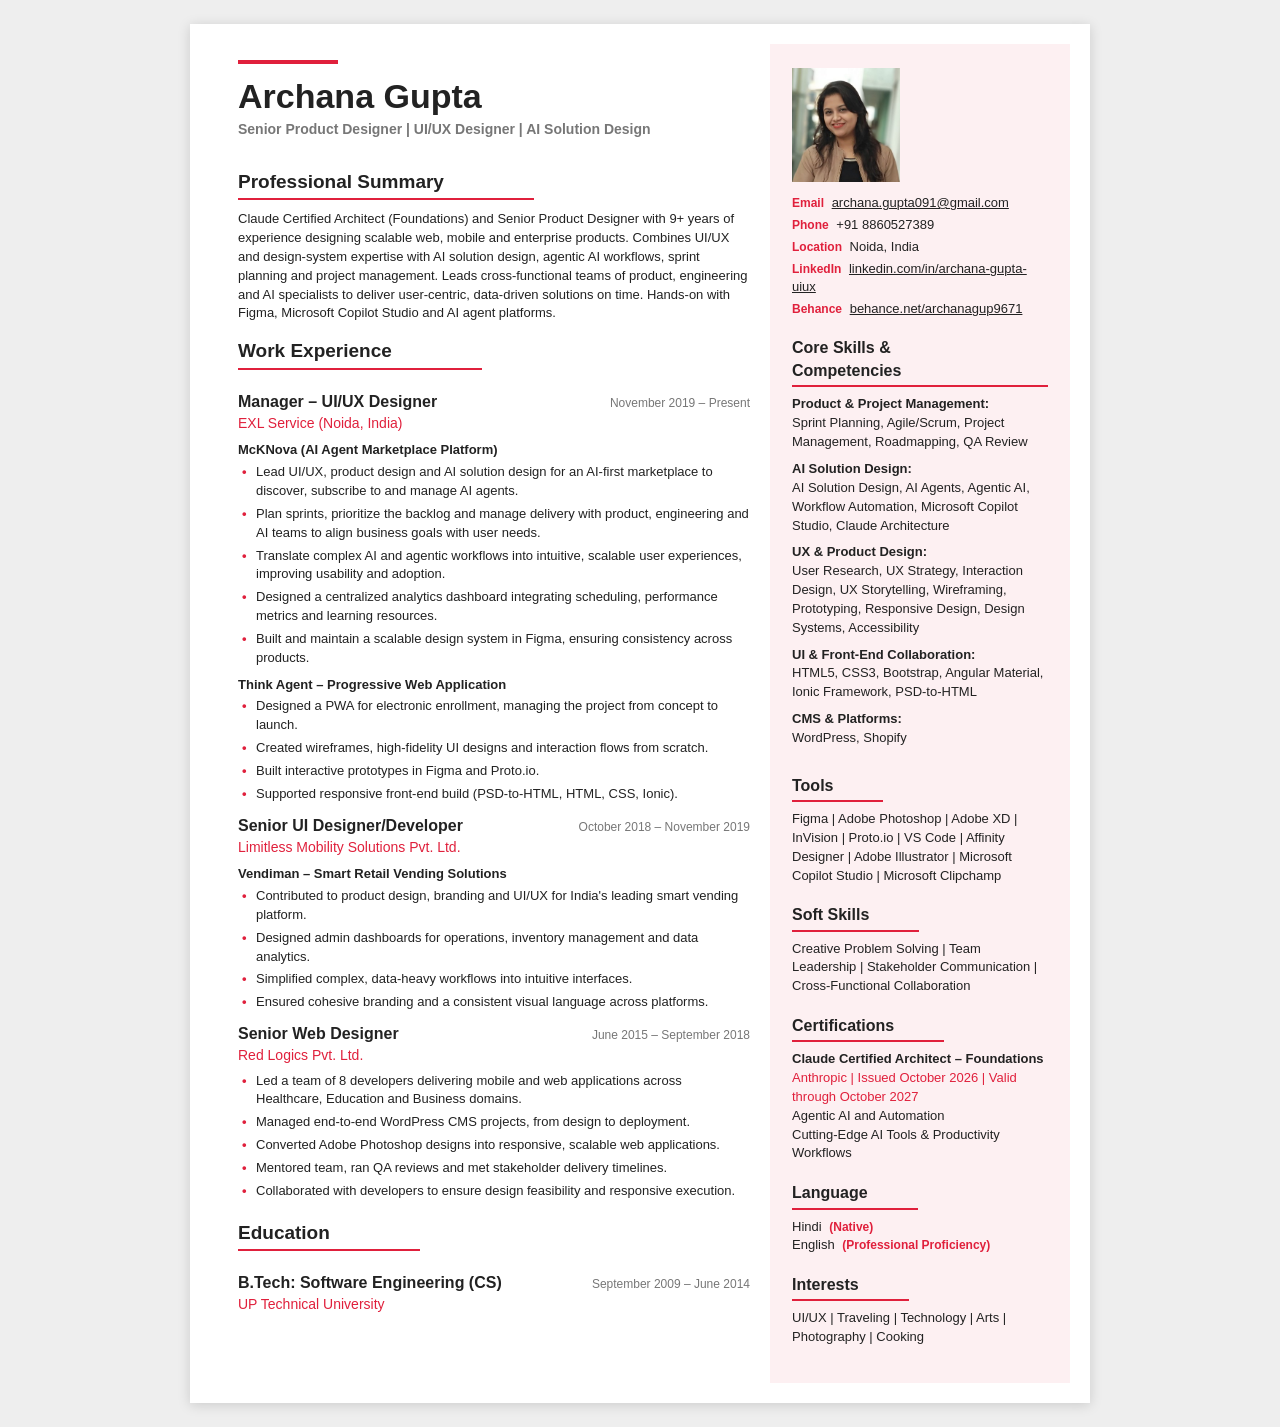
<file: index.html>
<!DOCTYPE html>
<html lang="en">
<head>
<meta charset="UTF-8">
<meta name="viewport" content="width=device-width, initial-scale=1">
<title>Archana Gupta – Senior Product Designer</title>
<style>
  :root {
    --accent: #e0203c;
    --text: #222;
    --muted: #777;
    --sidebar-bg: #fdf0f2;
  }
  * { box-sizing: border-box; margin: 0; padding: 0; }
  body {
    font-family: "Helvetica Neue", Arial, sans-serif;
    font-size: 13px;
    line-height: 1.45;
    color: var(--text);
    background: #eee;
    padding: 24px 12px;
  }
  .page {
    max-width: 900px;
    margin: 0 auto;
    background: #fff;
    display: grid;
    grid-template-columns: 1fr 320px;
    box-shadow: 0 2px 12px rgba(0,0,0,.15);
  }
  .main { padding: 36px 20px 36px 48px; }
  .main::before {
    content: "";
    display: block;
    width: 100px;
    height: 4px;
    background: var(--accent);
    margin-bottom: 14px;
  }
  .sidebar {
    background: var(--sidebar-bg);
    padding: 24px 22px 36px;
    margin: 20px 20px 20px 0;
  }
  h1 { font-size: 34px; line-height: 1.1; }
  .tagline { color: var(--muted); font-weight: 700; font-size: 14px; margin: 4px 0 14px; }
  h2 {
    font-size: 19px;
    display: inline-block;
    padding-bottom: 3px;
    border-bottom: 2px solid var(--accent);
    padding-right: 90px;
    margin: 14px 0 10px;
  }
  .sidebar h2 { font-size: 16px; padding-right: 50px; margin: 18px 0 8px; }
  .sidebar h2:first-of-type { margin-top: 14px; }
  .job-head { display: flex; justify-content: space-between; align-items: baseline; gap: 10px; margin-top: 10px; }
  .job-head h3 { font-size: 16px; }
  .date { color: var(--muted); font-size: 12px; white-space: nowrap; }
  .company { color: var(--accent); font-size: 14px; margin-bottom: 6px; }
  h4 { font-size: 13px; margin: 8px 0 3px; }
  ul { list-style: none; }
  ul li { position: relative; padding-left: 18px; margin-bottom: 4px; }
  ul li::before { content: "•"; color: var(--accent); position: absolute; left: 4px; font-weight: 700; }
  .photo {
    width: 108px; height: 114px;
    background: #e9c9cf;
    color: #fff;
    display: flex; align-items: center; justify-content: center;
    font-size: 36px; font-weight: 700;
    overflow: hidden;
  }
  .photo img { width: 100%; height: 100%; object-fit: cover; object-position: center top; display: block; }
  .contact { margin-top: 12px; font-size: 13px; }
  .contact div { margin-bottom: 3px; }
  .contact b { color: var(--accent); font-size: 12px; margin-right: 4px; }
  .contact a, .edu a { color: var(--text); }
  .skill-group { margin-bottom: 8px; }
  .skill-group b { display: block; }
  .cert b { display: block; }
  .cert .red, .red { color: var(--accent); }
  .lang strong { color: var(--accent); font-size: 12px; margin-left: 4px; }
  .edu .company { margin-bottom: 0; }
  a { text-decoration-thickness: 1px; }

  @media (max-width: 760px) {
    .page { grid-template-columns: 1fr; }
    .main { padding: 24px 20px; }
    .sidebar { margin: 0; padding: 20px; }
    .job-head { flex-direction: column; gap: 0; }
  }
  @media print {
    body { background: #fff; padding: 0; }
    .page { box-shadow: none; max-width: none; }
    @page { size: A4; margin: 0; }
  }
</style>
</head>
<body>
<div class="page">

  <!-- MAIN COLUMN -->
  <main class="main">
    <h1>Archana Gupta</h1>
    <p class="tagline">Senior Product Designer | UI/UX Designer | AI Solution Design</p>

    <h2>Professional Summary</h2>
    <p>Claude Certified Architect (Foundations) and Senior Product Designer with 9+ years of experience designing scalable web, mobile and enterprise products. Combines UI/UX and design-system expertise with AI solution design, agentic AI workflows, sprint planning and project management. Leads cross-functional teams of product, engineering and AI specialists to deliver user-centric, data-driven solutions on time. Hands-on with Figma, Microsoft Copilot Studio and AI agent platforms.</p>

    <h2>Work Experience</h2>

    <div class="job-head"><h3>Manager – UI/UX Designer</h3><span class="date">November 2019 – Present</span></div>
    <div class="company">EXL Service (Noida, India)</div>

    <h4>McKNova (AI Agent Marketplace Platform)</h4>
    <ul>
      <li>Lead UI/UX, product design and AI solution design for an AI-first marketplace to discover, subscribe to and manage AI agents.</li>
      <li>Plan sprints, prioritize the backlog and manage delivery with product, engineering and AI teams to align business goals with user needs.</li>
      <li>Translate complex AI and agentic workflows into intuitive, scalable user experiences, improving usability and adoption.</li>
      <li>Designed a centralized analytics dashboard integrating scheduling, performance metrics and learning resources.</li>
      <li>Built and maintain a scalable design system in Figma, ensuring consistency across products.</li>
    </ul>

    <h4>Think Agent – Progressive Web Application</h4>
    <ul>
      <li>Designed a PWA for electronic enrollment, managing the project from concept to launch.</li>
      <li>Created wireframes, high-fidelity UI designs and interaction flows from scratch.</li>
      <li>Built interactive prototypes in Figma and Proto.io.</li>
      <li>Supported responsive front-end build (PSD-to-HTML, HTML, CSS, Ionic).</li>
    </ul>

    <div class="job-head"><h3>Senior UI Designer/Developer</h3><span class="date">October 2018 – November 2019</span></div>
    <div class="company">Limitless Mobility Solutions Pvt. Ltd.</div>
    <h4>Vendiman – Smart Retail Vending Solutions</h4>
    <ul>
      <li>Contributed to product design, branding and UI/UX for India's leading smart vending platform.</li>
      <li>Designed admin dashboards for operations, inventory management and data analytics.</li>
      <li>Simplified complex, data-heavy workflows into intuitive interfaces.</li>
      <li>Ensured cohesive branding and a consistent visual language across platforms.</li>
    </ul>

    <div class="job-head"><h3>Senior Web Designer</h3><span class="date">June 2015 – September 2018</span></div>
    <div class="company">Red Logics Pvt. Ltd.</div>
    <ul>
      <li>Led a team of 8 developers delivering mobile and web applications across Healthcare, Education and Business domains.</li>
      <li>Managed end-to-end WordPress CMS projects, from design to deployment.</li>
      <li>Converted Adobe Photoshop designs into responsive, scalable web applications.</li>
      <li>Mentored team, ran QA reviews and met stakeholder delivery timelines.</li>
      <li>Collaborated with developers to ensure design feasibility and responsive execution.</li>
    </ul>

    <h2>Education</h2>
    <div class="edu">
      <div class="job-head"><h3>B.Tech: Software Engineering (CS)</h3><span class="date">September 2009 – June 2014</span></div>
      <div class="company">UP Technical University</div>
    </div>
  </main>

  <!-- SIDEBAR -->
  <aside class="sidebar">
    <div class="photo"><img src="[data-uri]" alt="Archana Gupta"></div>

    <div class="contact">
      <div><b>Email</b> <a href="mailto:archana.gupta091@gmail.com">archana.gupta091@gmail.com</a></div>
      <div><b>Phone</b> +91 8860527389</div>
      <div><b>Location</b> Noida, India</div>
      <div><b>LinkedIn</b> <a href="https://linkedin.com/in/archana-gupta-uiux">linkedin.com/in/archana-gupta-uiux</a></div>
      <div><b>Behance</b> <a href="https://behance.net/archanagup9671">behance.net/archanagup9671</a></div>
    </div>

    <h2>Core Skills &amp; Competencies</h2>
    <div class="skill-group"><b>Product &amp; Project Management:</b>Sprint Planning, Agile/Scrum, Project Management, Roadmapping, QA Review</div>
    <div class="skill-group"><b>AI Solution Design:</b>AI Solution Design, AI Agents, Agentic AI, Workflow Automation, Microsoft Copilot Studio, Claude Architecture</div>
    <div class="skill-group"><b>UX &amp; Product Design:</b>User Research, UX Strategy, Interaction Design, UX Storytelling, Wireframing, Prototyping, Responsive Design, Design Systems, Accessibility</div>
    <div class="skill-group"><b>UI &amp; Front-End Collaboration:</b>HTML5, CSS3, Bootstrap, Angular Material, Ionic Framework, PSD-to-HTML</div>
    <div class="skill-group"><b>CMS &amp; Platforms:</b>WordPress, Shopify</div>

    <h2>Tools</h2>
    <p>Figma | Adobe Photoshop | Adobe XD | InVision | Proto.io | VS Code | Affinity Designer | Adobe Illustrator | Microsoft Copilot Studio | Microsoft Clipchamp</p>

    <h2>Soft Skills</h2>
    <p>Creative Problem Solving | Team Leadership | Stakeholder Communication | Cross-Functional Collaboration</p>

    <h2>Certifications</h2>
    <div class="cert">
      <b>Claude Certified Architect – Foundations</b>
      <div class="red">Anthropic | Issued October 2026 | Valid through October 2027</div>
      <div>Agentic AI and Automation</div>
      <div>Cutting-Edge AI Tools &amp; Productivity Workflows</div>
    </div>

    <h2>Language</h2>
    <div class="lang">
      <div>Hindi <strong>(Native)</strong></div>
      <div>English <strong>(Professional Proficiency)</strong></div>
    </div>

    <h2>Interests</h2>
    <p>UI/UX | Traveling | Technology | Arts | Photography | Cooking</p>
  </aside>

</div>
</body>
</html>
</file>
